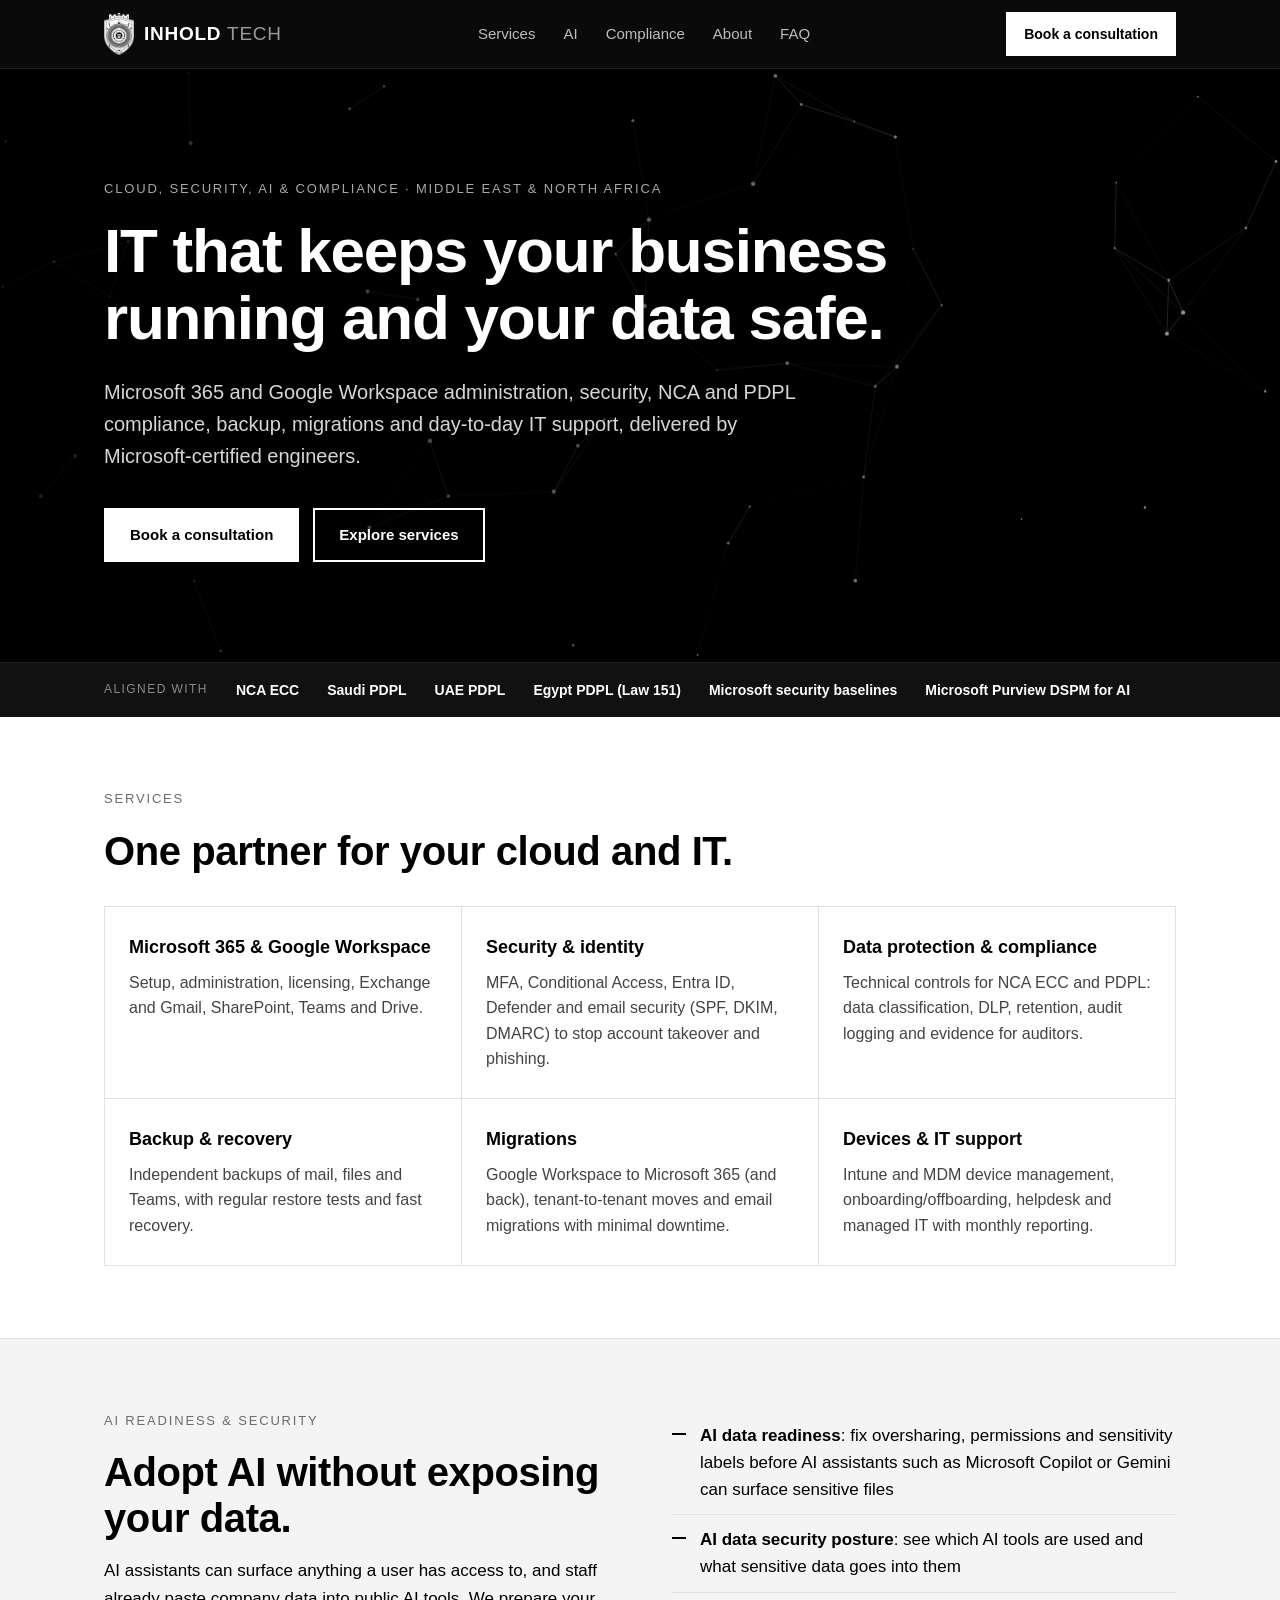
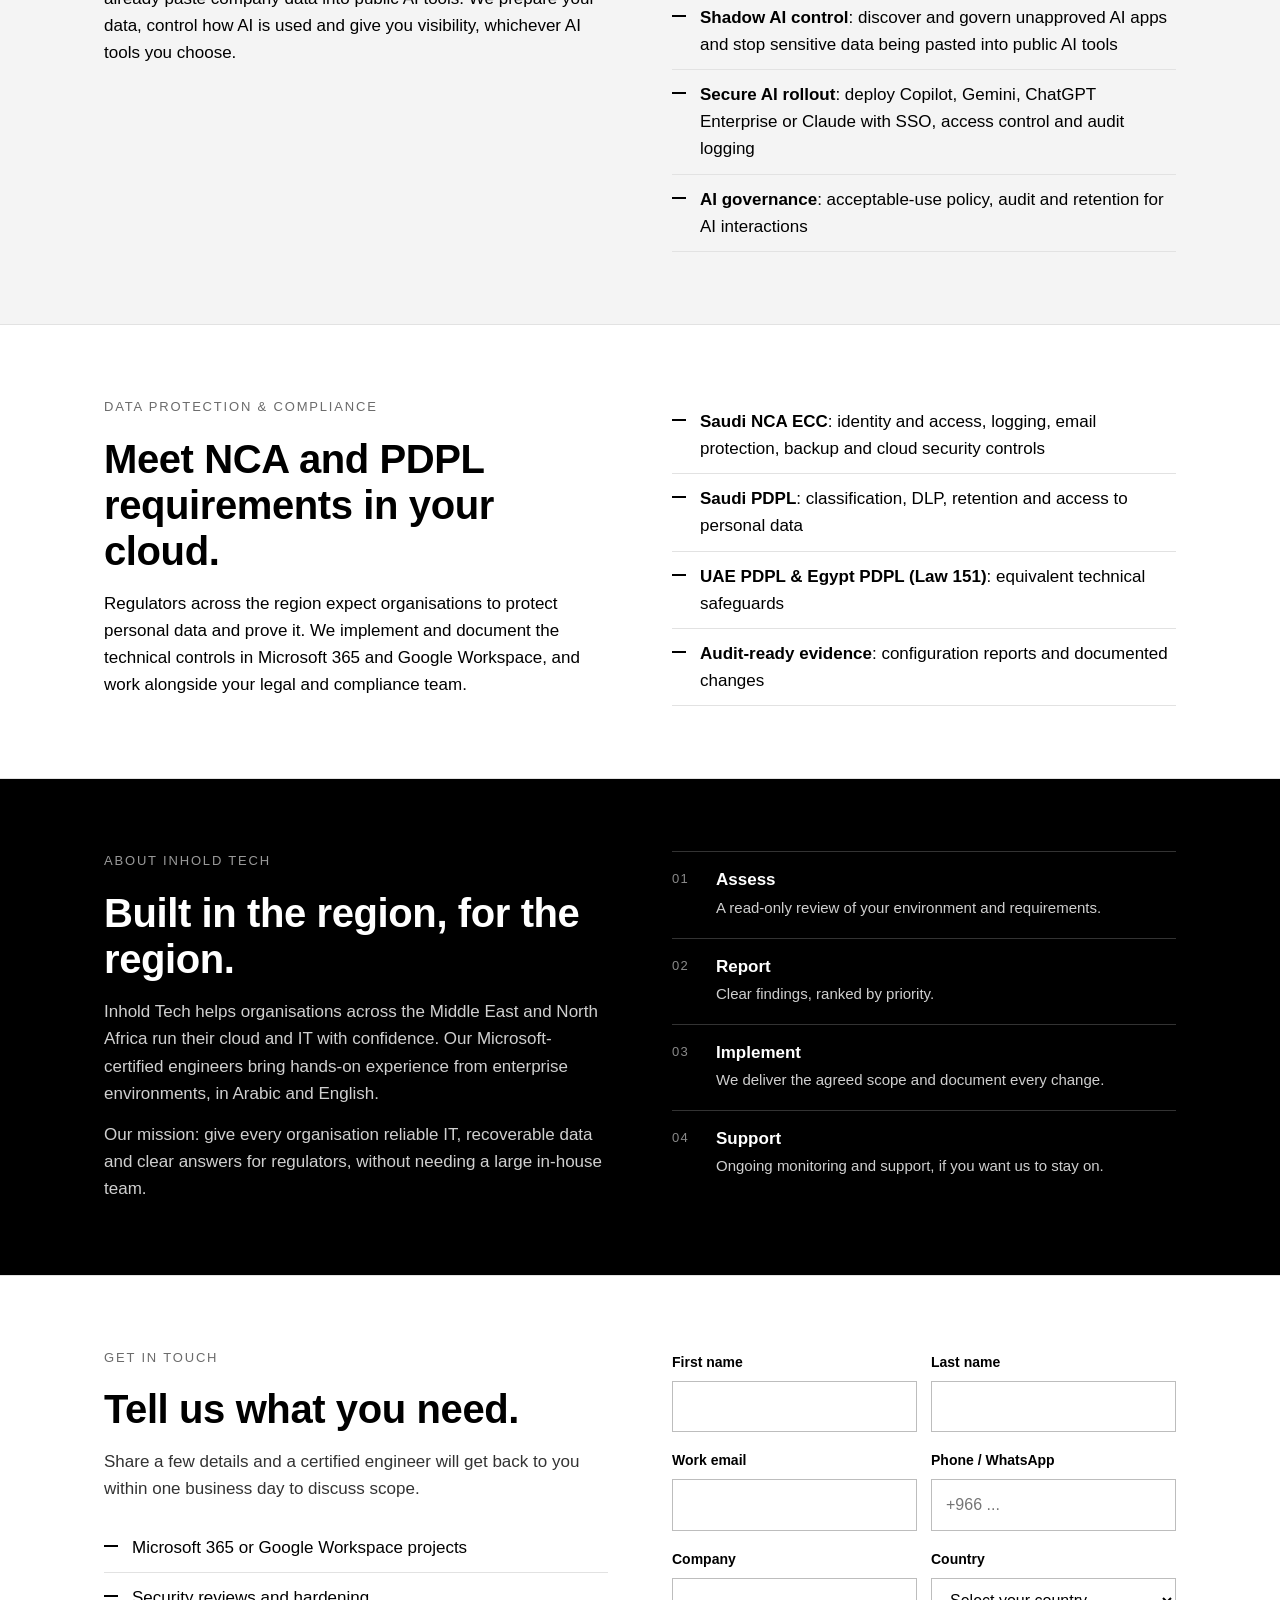
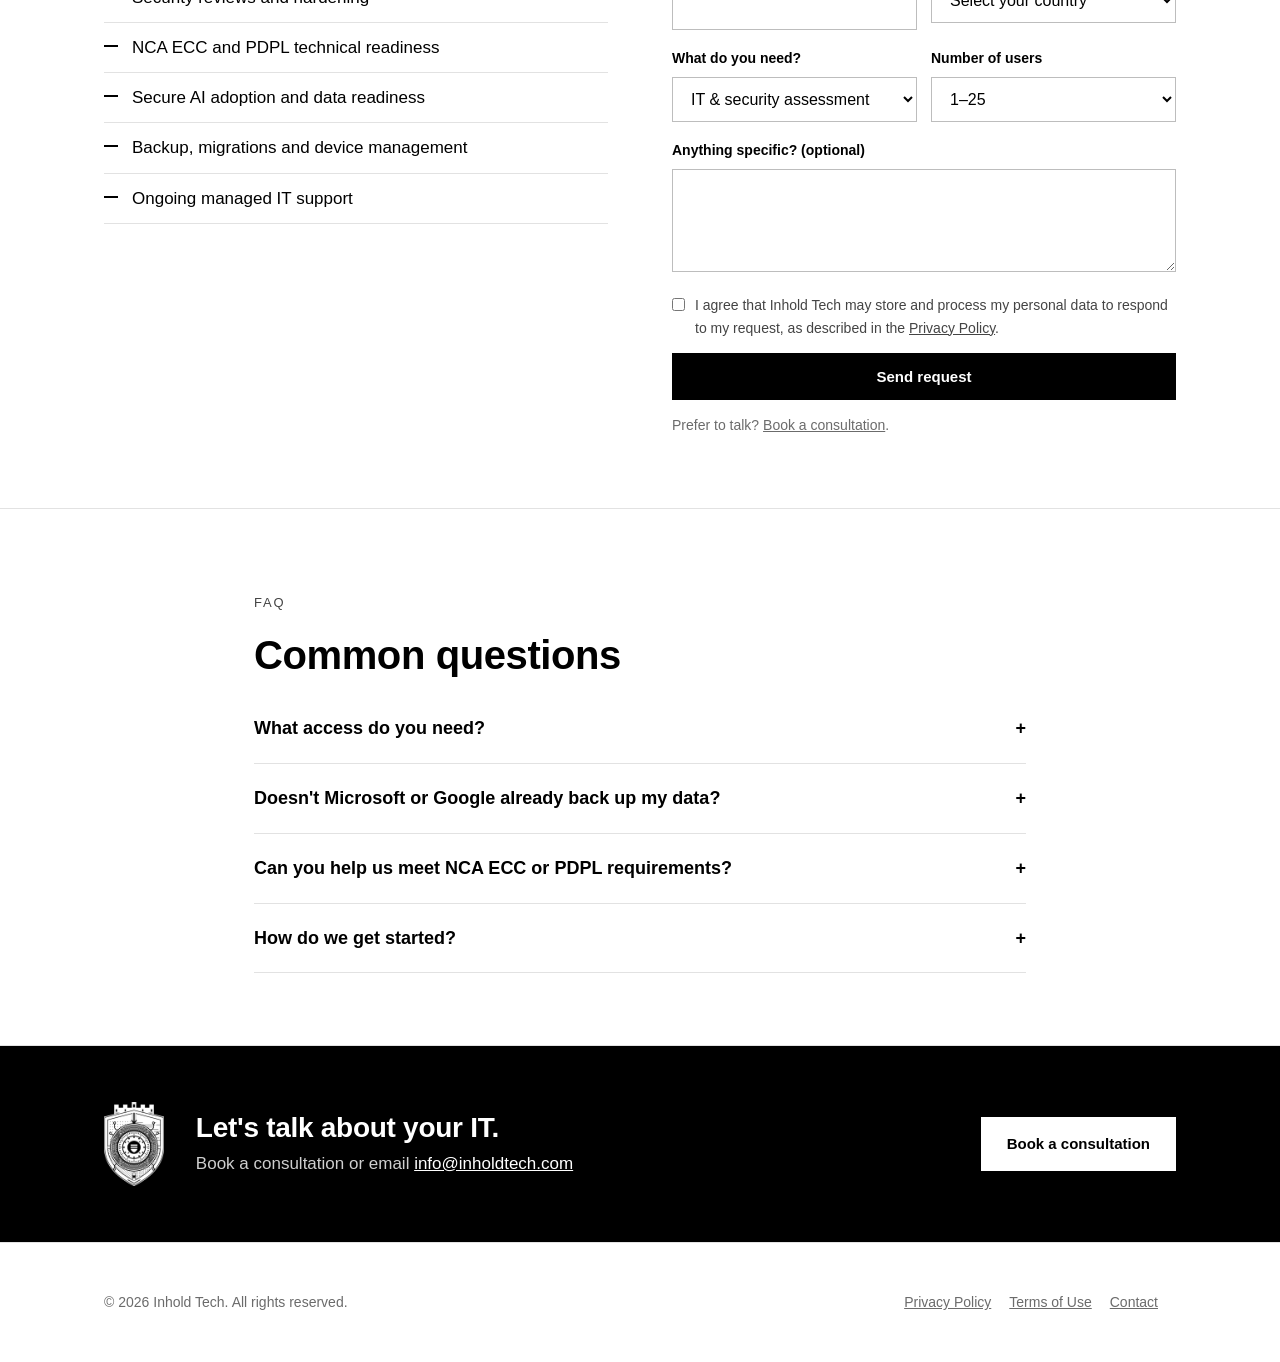
<file: index.html>
<!DOCTYPE html>
<html lang="en">
<head>
<meta charset="utf-8">
<meta name="viewport" content="width=device-width, initial-scale=1">
<title>Inhold Tech | IT, Cloud, Security &amp; Compliance Services for MENA</title>
<meta name="description" content="Inhold Tech delivers Microsoft 365 and Google Workspace administration, security, NCA and PDPL compliance, backup, migrations and IT support for organisations across the Middle East and North Africa.">
<meta property="og:title" content="Inhold Tech | IT, cloud, security and compliance">
<meta property="og:description" content="Microsoft 365 and Google Workspace administration, security, NCA and PDPL compliance, backup, migrations and IT support across MENA.">
<meta property="og:type" content="website">
<meta property="og:url" content="https://inholdtech.com/">
<meta property="og:image" content="https://inholdtech.com/inholdtech-lockup-dark.jpg">
<link rel="icon" href="favicon.png" type="image/png">
<link rel="apple-touch-icon" href="apple-touch-icon.png">
<link rel="stylesheet" href="styles.css">
<!-- Meta Pixel (dataset "Inhold Tech website") -->
<script>
!function(f,b,e,v,n,t,s)
{if(f.fbq)return;n=f.fbq=function(){n.callMethod?
n.callMethod.apply(n,arguments):n.queue.push(arguments)};
if(!f._fbq)f._fbq=n;n.push=n;n.loaded=!0;n.version='2.0';
n.queue=[];t=b.createElement(e);t.async=!0;
t.src=v;s=b.getElementsByTagName(e)[0];
s.parentNode.insertBefore(t,s)}(window, document,'script',
'https://connect.facebook.net/en_US/fbevents.js');
fbq('init', '1981705666520304');
fbq('track', 'PageView');
</script>
<noscript><img height="1" width="1" style="display:none" alt="" src="https://www.facebook.com/tr?id=1981705666520304&ev=PageView&noscript=1"></noscript>
<!-- End Meta Pixel -->
<!-- GOOGLE ANALYTICS (GA4): paste the gtag.js snippet here -->
</head>
<body>

<header>
  <div class="wrap nav">
    <a class="brand" href="#top"><img src="crest-white.png" alt="Inhold Tech crest"><span class="wm"><b>INHOLD</b> <span>TECH</span></span></a>
    <ul>
      <li><a href="#services">Services</a></li>
      <li><a href="#ai">AI</a></li>
      <li><a href="#compliance">Compliance</a></li>
      <li><a href="#about">About</a></li>
      <li><a href="#faq">FAQ</a></li>
    </ul>
    <a class="btn sm js-book" href="#contact">Book a consultation</a>
  </div>
</header>

<main id="top">

<section class="hero">
  <canvas id="net" aria-hidden="true"></canvas>
  <!-- Optional background video: upload a file named hero.mp4 to the repo. If it is missing, the animated network shows instead. -->
  <video id="heroVideo" autoplay muted loop playsinline preload="auto" aria-hidden="true"><source src="hero.mp4" type="video/mp4"></video>
  <div class="wrap hero-inner">
    <p class="eyebrow">Cloud, security, AI &amp; compliance · Middle East &amp; North Africa</p>
    <h1>IT that keeps your business running and your data safe.</h1>
    <p class="lead">Microsoft 365 and Google Workspace administration, security, NCA and PDPL compliance, backup, migrations and day-to-day IT support, delivered by Microsoft-certified engineers.</p>
    <div class="actions">
      <a class="btn js-book" href="#contact">Book a consultation</a>
      <a class="btn ghost" href="#services">Explore services</a>
    </div>
  </div>
</section>

<div class="strip"><div class="wrap"><span>Aligned with</span><b>NCA ECC</b><b>Saudi PDPL</b><b>UAE PDPL</b><b>Egypt PDPL (Law 151)</b><b>Microsoft security baselines</b><b>Microsoft Purview DSPM for AI</b></div></div>

<section id="services">
  <div class="wrap">
    <p class="eyebrow">Services</p>
    <h2>One partner for your cloud and IT.</h2>
    <div class="grid g3">
      <div class="card"><h3>Microsoft 365 &amp; Google Workspace</h3><p>Setup, administration, licensing, Exchange and Gmail, SharePoint, Teams and Drive.</p></div>
      <div class="card"><h3>Security &amp; identity</h3><p>MFA, Conditional Access, Entra ID, Defender and email security (SPF, DKIM, DMARC) to stop account takeover and phishing.</p></div>
      <div class="card"><h3>Data protection &amp; compliance</h3><p>Technical controls for NCA ECC and PDPL: data classification, DLP, retention, audit logging and evidence for auditors.</p></div>
      <div class="card"><h3>Backup &amp; recovery</h3><p>Independent backups of mail, files and Teams, with regular restore tests and fast recovery.</p></div>
      <div class="card"><h3>Migrations</h3><p>Google Workspace to Microsoft 365 (and back), tenant-to-tenant moves and email migrations with minimal downtime.</p></div>
      <div class="card"><h3>Devices &amp; IT support</h3><p>Intune and MDM device management, onboarding/offboarding, helpdesk and managed IT with monthly reporting.</p></div>
    </div>
  </div>
</section>

<section id="ai" class="soft">
  <div class="wrap two">
    <div>
      <p class="eyebrow">AI readiness &amp; security</p>
      <h2>Adopt AI without exposing your data.</h2>
      <p>AI assistants can surface anything a user has access to, and staff already paste company data into public AI tools. We prepare your data, control how AI is used and give you visibility, whichever AI tools you choose.</p>
    </div>
    <ul class="points">
      <li><b>AI data readiness</b>: fix oversharing, permissions and sensitivity labels before AI assistants such as Microsoft Copilot or Gemini can surface sensitive files</li>
      <li><b>AI data security posture</b>: see which AI tools are used and what sensitive data goes into them</li>
      <li><b>Shadow AI control</b>: discover and govern unapproved AI apps and stop sensitive data being pasted into public AI tools</li>
      <li><b>Secure AI rollout</b>: deploy Copilot, Gemini, ChatGPT Enterprise or Claude with SSO, access control and audit logging</li>
      <li><b>AI governance</b>: acceptable-use policy, audit and retention for AI interactions</li>
    </ul>
  </div>
</section>

<section id="compliance">
  <div class="wrap two">
    <div>
      <p class="eyebrow">Data protection &amp; compliance</p>
      <h2>Meet NCA and PDPL requirements in your cloud.</h2>
      <p>Regulators across the region expect organisations to protect personal data and prove it. We implement and document the technical controls in Microsoft 365 and Google Workspace, and work alongside your legal and compliance team.</p>
    </div>
    <ul class="points">
      <li><b>Saudi NCA ECC</b>: identity and access, logging, email protection, backup and cloud security controls</li>
      <li><b>Saudi PDPL</b>: classification, DLP, retention and access to personal data</li>
      <li><b>UAE PDPL &amp; Egypt PDPL (Law 151)</b>: equivalent technical safeguards</li>
      <li><b>Audit-ready evidence</b>: configuration reports and documented changes</li>
    </ul>
  </div>
</section>

<section id="about" class="dark">
  <div class="wrap two">
    <div>
      <p class="eyebrow">About Inhold Tech</p>
      <h2>Built in the region, for the region.</h2>
      <p>Inhold Tech helps organisations across the Middle East and North Africa run their cloud and IT with confidence. Our Microsoft-certified engineers bring hands-on experience from enterprise environments, in Arabic and English.</p>
      <p style="margin-top:14px">Our mission: give every organisation reliable IT, recoverable data and clear answers for regulators, without needing a large in-house team.</p>
    </div>
    <ol class="steps-list">
      <li><b>Assess</b><span>A read-only review of your environment and requirements.</span></li>
      <li><b>Report</b><span>Clear findings, ranked by priority.</span></li>
      <li><b>Implement</b><span>We deliver the agreed scope and document every change.</span></li>
      <li><b>Support</b><span>Ongoing monitoring and support, if you want us to stay on.</span></li>
    </ol>
  </div>
</section>

<section id="contact">
  <div class="wrap two">
    <div>
      <p class="eyebrow">Get in touch</p>
      <h2>Tell us what you need.</h2>
      <p class="section-intro" style="margin-bottom:20px">Share a few details and a certified engineer will get back to you within one business day to discuss scope.</p>
      <ul class="points">
        <li>Microsoft 365 or Google Workspace projects</li>
        <li>Security reviews and hardening</li>
        <li>NCA ECC and PDPL technical readiness</li>
        <li>Secure AI adoption and data readiness</li>
        <li>Backup, migrations and device management</li>
        <li>Ongoing managed IT support</li>
      </ul>
    </div>
    <div>
      <form id="leadForm" novalidate>
        <div class="row2">
          <div><label for="fn">First name</label><input id="fn" name="firstname" required autocomplete="given-name"></div>
          <div><label for="ln">Last name</label><input id="ln" name="lastname" required autocomplete="family-name"></div>
        </div>
        <div class="row2">
          <div><label for="em">Work email</label><input id="em" name="email" type="email" required autocomplete="email"></div>
          <div><label for="ph">Phone / WhatsApp</label><input id="ph" name="phone" type="tel" autocomplete="tel" placeholder="+966 ..."></div>
        </div>
        <div class="row2">
          <div><label for="co">Company</label><input id="co" name="company" required autocomplete="organization"></div>
          <div><label for="ct">Country</label>
            <select id="ct" name="country"><option value="" selected disabled>Select your country</option><option>Afghanistan</option><option>Åland Islands</option><option>Albania</option><option>Algeria</option><option>American Samoa</option><option>Andorra</option><option>Angola</option><option>Anguilla</option><option>Antarctica</option><option>Antigua and Barbuda</option><option>Argentina</option><option>Armenia</option><option>Aruba</option><option>Australia</option><option>Austria</option><option>Azerbaijan</option><option>Bahamas</option><option>Bahrain</option><option>Bangladesh</option><option>Barbados</option><option>Belarus</option><option>Belgium</option><option>Belize</option><option>Benin</option><option>Bermuda</option><option>Bhutan</option><option>Bolivia</option><option>Bonaire, Sint Eustatius and Saba</option><option>Bosnia and Herzegovina</option><option>Botswana</option><option>Bouvet Island</option><option>Brazil</option><option>British Indian Ocean Territory</option><option>Brunei</option><option>Bulgaria</option><option>Burkina Faso</option><option>Burundi</option><option>Cabo Verde</option><option>Cambodia</option><option>Cameroon</option><option>Canada</option><option>Cayman Islands</option><option>Central African Republic</option><option>Chad</option><option>Chile</option><option>China</option><option>Christmas Island</option><option>Cocos (Keeling) Islands</option><option>Colombia</option><option>Comoros</option><option>Congo (DRC)</option><option>Congo (Republic)</option><option>Cook Islands</option><option>Costa Rica</option><option>Croatia</option><option>Cuba</option><option>Curaçao</option><option>Cyprus</option><option>Czechia</option><option>Côte d&#x27;Ivoire</option><option>Denmark</option><option>Djibouti</option><option>Dominica</option><option>Dominican Republic</option><option>Ecuador</option><option>Egypt</option><option>El Salvador</option><option>Equatorial Guinea</option><option>Eritrea</option><option>Estonia</option><option>Eswatini</option><option>Ethiopia</option><option>Falkland Islands (Malvinas)</option><option>Faroe Islands</option><option>Fiji</option><option>Finland</option><option>France</option><option>French Guiana</option><option>French Polynesia</option><option>French Southern Territories</option><option>Gabon</option><option>Gambia</option><option>Georgia</option><option>Germany</option><option>Ghana</option><option>Gibraltar</option><option>Greece</option><option>Greenland</option><option>Grenada</option><option>Guadeloupe</option><option>Guam</option><option>Guatemala</option><option>Guernsey</option><option>Guinea</option><option>Guinea-Bissau</option><option>Guyana</option><option>Haiti</option><option>Heard Island and McDonald Islands</option><option>Honduras</option><option>Hong Kong</option><option>Hungary</option><option>Iceland</option><option>India</option><option>Indonesia</option><option>Iran</option><option>Iraq</option><option>Ireland</option><option>Isle of Man</option><option>Israel</option><option>Italy</option><option>Jamaica</option><option>Japan</option><option>Jersey</option><option>Jordan</option><option>Kazakhstan</option><option>Kenya</option><option>Kiribati</option><option>Kuwait</option><option>Kyrgyzstan</option><option>Laos</option><option>Latvia</option><option>Lebanon</option><option>Lesotho</option><option>Liberia</option><option>Libya</option><option>Liechtenstein</option><option>Lithuania</option><option>Luxembourg</option><option>Macao</option><option>Madagascar</option><option>Malawi</option><option>Malaysia</option><option>Maldives</option><option>Mali</option><option>Malta</option><option>Marshall Islands</option><option>Martinique</option><option>Mauritania</option><option>Mauritius</option><option>Mayotte</option><option>Mexico</option><option>Micronesia</option><option>Moldova</option><option>Monaco</option><option>Mongolia</option><option>Montenegro</option><option>Montserrat</option><option>Morocco</option><option>Mozambique</option><option>Myanmar</option><option>Namibia</option><option>Nauru</option><option>Nepal</option><option>Netherlands</option><option>New Caledonia</option><option>New Zealand</option><option>Nicaragua</option><option>Niger</option><option>Nigeria</option><option>Niue</option><option>Norfolk Island</option><option>North Korea</option><option>North Macedonia</option><option>Northern Mariana Islands</option><option>Norway</option><option>Oman</option><option>Pakistan</option><option>Palau</option><option>Palestine</option><option>Panama</option><option>Papua New Guinea</option><option>Paraguay</option><option>Peru</option><option>Philippines</option><option>Pitcairn</option><option>Poland</option><option>Portugal</option><option>Puerto Rico</option><option>Qatar</option><option>Romania</option><option>Russia</option><option>Rwanda</option><option>Réunion</option><option>Saint Barthélemy</option><option>Saint Helena, Ascension and Tristan da Cunha</option><option>Saint Kitts and Nevis</option><option>Saint Lucia</option><option>Saint Martin (French part)</option><option>Saint Pierre and Miquelon</option><option>Saint Vincent and the Grenadines</option><option>Samoa</option><option>San Marino</option><option>Sao Tome and Principe</option><option>Saudi Arabia</option><option>Senegal</option><option>Serbia</option><option>Seychelles</option><option>Sierra Leone</option><option>Singapore</option><option>Sint Maarten (Dutch part)</option><option>Slovakia</option><option>Slovenia</option><option>Solomon Islands</option><option>Somalia</option><option>South Africa</option><option>South Georgia and the South Sandwich Islands</option><option>South Korea</option><option>South Sudan</option><option>Spain</option><option>Sri Lanka</option><option>Sudan</option><option>Suriname</option><option>Svalbard and Jan Mayen</option><option>Sweden</option><option>Switzerland</option><option>Syria</option><option>Taiwan</option><option>Tajikistan</option><option>Tanzania</option><option>Thailand</option><option>Timor-Leste</option><option>Togo</option><option>Tokelau</option><option>Tonga</option><option>Trinidad and Tobago</option><option>Tunisia</option><option>Turkmenistan</option><option>Turks and Caicos Islands</option><option>Tuvalu</option><option>Türkiye</option><option>Uganda</option><option>Ukraine</option><option>United Arab Emirates</option><option>United Kingdom</option><option>United States</option><option>United States Minor Outlying Islands</option><option>Uruguay</option><option>Uzbekistan</option><option>Vanuatu</option><option>Vatican City</option><option>Venezuela</option><option>Vietnam</option><option>Virgin Islands, British</option><option>Virgin Islands, U.S.</option><option>Wallis and Futuna</option><option>Western Sahara</option><option>Yemen</option><option>Zambia</option><option>Zimbabwe</option></select></div>
        </div>
        <div class="row2">
          <div><label for="nd">What do you need?</label>
            <select id="nd" name="need"><option>IT &amp; security assessment</option><option>Microsoft 365 / Google Workspace admin</option><option>Security &amp; identity</option><option>NCA / PDPL compliance</option><option>AI readiness &amp; security</option><option>Backup &amp; recovery</option><option>Migration</option><option>Device management</option><option>Ongoing IT support</option><option>Other</option></select></div>
          <div><label for="us">Number of users</label>
            <select id="us" name="users"><option>1–25</option><option>26–100</option><option>101–500</option><option>500+</option></select></div>
        </div>
        <div><label for="msg">Anything specific? (optional)</label><textarea id="msg" name="message" rows="3"></textarea></div>
        <label class="consent"><input type="checkbox" id="consent" required><span>I agree that Inhold Tech may store and process my personal data to respond to my request, as described in the <a href="privacy.html">Privacy Policy</a>.</span></label>
        <input type="text" name="website" id="hp" tabindex="-1" autocomplete="off" style="position:absolute;left:-9999px" aria-hidden="true">
        <button class="btn" type="submit" id="leadBtn">Send request</button>
        <p class="small" id="formNote" role="status">Prefer to talk? <a class="js-book" href="#contact">Book a consultation</a>.</p>
      </form>
    </div>
  </div>
</section>

<section id="faq" class="faq">
  <div class="wrap" style="max-width:820px">
    <p class="eyebrow">FAQ</p>
    <h2>Common questions</h2>
        <details><summary>What access do you need?</summary><p>Reviews start with read-only access granted by your administrator. We don't change anything without your written approval, and access is removed when the work ends.</p></details>
    <details><summary>Doesn't Microsoft or Google already back up my data?</summary><p>They keep the service running. Recovering from deletion, ransomware or a departed employee is your responsibility, and built-in retention has limits. An independent backup gives you a copy outside the tenant.</p></details>
    <details><summary>Can you help us meet NCA ECC or PDPL requirements?</summary><p>Yes. We implement and document the technical controls in Microsoft 365 and Google Workspace, such as access control, logging, data classification, DLP, retention and backup, and provide evidence for audits. Legal interpretation stays with your legal or compliance advisers, and we work alongside them.</p></details>
    <details><summary>How do we get started?</summary><p>Book a consultation. We discuss your environment and goals, agree the scope, then begin with a read-only review so recommendations are based on your actual configuration.</p></details>
  </div>
</section>

<section class="dark cta">
  <div class="wrap">
    <img src="crest-white.png" alt="" class="cta-crest">
    <div>
      <h2>Let's talk about your IT.</h2>
      <p>Book a consultation or email <a class="js-mail" href="mailto:info@inholdtech.com">info@inholdtech.com</a></p>
    </div>
    <div class="actions">
      <a class="btn js-book" href="#contact">Book a consultation</a>
      <a class="btn js-wa" href="#">WhatsApp</a>
    </div>
  </div>
</section>

</main>

<footer>
  <div class="wrap foot">
    <div>© <span id="yr"></span> Inhold Tech. All rights reserved.</div>
    <div><a href="privacy.html">Privacy Policy</a><a href="terms.html">Terms of Use</a><a class="js-mail" href="mailto:info@inholdtech.com">Contact</a></div>
  </div>
</footer>

<a class="wa js-wa" href="#">WhatsApp</a>

<script>
/* ===== EDIT THESE THREE VALUES ===== */
var CONFIG = {
  email: "info@inholdtech.com",
  whatsapp: "",          // international format, digits only, e.g. "201001234567"
  booking: "https://meetings-eu1.hubspot.com/inhold"   // HubSpot Meetings page (creates contacts)
};
/* =================================== */
document.getElementById('yr').textContent = new Date().getFullYear();
document.querySelectorAll('.js-mail').forEach(function(a){a.href='mailto:'+CONFIG.email;if(a.textContent.indexOf('@')>-1)a.textContent=CONFIG.email;});
var waText = encodeURIComponent("Hello Inhold Tech, I'd like to know more about your services.");
document.querySelectorAll('.js-wa').forEach(function(a){
  if(CONFIG.whatsapp){a.href='https://wa.me/'+CONFIG.whatsapp+'?text='+waText;a.target='_blank';a.rel='noopener';}
  else{a.style.display='none';}
});
document.querySelectorAll('.js-book').forEach(function(a){
  if(CONFIG.booking){a.href=CONFIG.booking;a.target='_blank';a.rel='noopener';}
});


/* Lead form -> HubSpot (form 36c48a53..., EU data centre) */
(function(){
  var f=document.getElementById('leadForm'); if(!f) return;
  var note=document.getElementById('formNote'), btn=document.getElementById('leadBtn');
  var URL='https://api-eu1.hsforms.com/submissions/v3/integration/submit/149771959/36c48a53-057d-4d5a-b6fd-26a2a5cd9d84';
  function cookie(n){var m=document.cookie.match('(^|;)\\s*'+n+'=([^;]+)');return m?m[2]:undefined;}
  f.addEventListener('submit',function(e){
    e.preventDefault();
    if(f.website.value) return; /* spam trap */
    if(!f.firstname.value.trim()||!f.lastname.value.trim()||!f.company.value.trim()||!/^[^@\s]+@[^@\s]+\.[^@\s]+$/.test(f.email.value)){note.textContent='Please fill in your name, a valid work email and your company.';return;}
    if(!document.getElementById('consent').checked){note.textContent='Please tick the consent box so we can contact you.';return;}
    var details='Need: '+f.need.value+'\nUsers: '+f.users.value+'\nCountry: '+(f.country.value||'Not specified')+(f.message.value.trim()?'\n\n'+f.message.value.trim():'');
    var ctx={pageUri:location.href,pageName:document.title}; var hutk=cookie('hubspotutk'); if(hutk) ctx.hutk=hutk;
    var body={fields:[
      {name:'firstname',value:f.firstname.value.trim()},{name:'lastname',value:f.lastname.value.trim()},
      {name:'email',value:f.email.value.trim()},{name:'phone',value:f.phone.value.trim()},
      {name:'company',value:f.company.value.trim()},{name:'message',value:details}],
      context:ctx,
      legalConsentOptions:{consent:{consentToProcess:true,text:'I agree that Inhold Tech may store and process my personal data to respond to my request, as described in the Privacy Policy.'}}};
    btn.disabled=true; btn.textContent='Sending...';
    fetch(URL,{method:'POST',headers:{'Content-Type':'application/json'},body:JSON.stringify(body)})
      .then(function(r){ if(!r.ok) throw new Error(r.status); 
        f.innerHTML='<h3>Thank you, we have your request.</h3><p class="small" style="margin-top:8px">An engineer will contact you within one business day. Want to pick a time now? <a href="'+CONFIG.booking+'" target="_blank" rel="noopener">Book a consultation</a>.</p>';
        if(window.fbq){fbq('track','Lead');} })
      .catch(function(){ btn.disabled=false; btn.textContent='Send request';
        note.innerHTML='Sorry, something went wrong. Please email us at <a href="mailto:'+CONFIG.email+'">'+CONFIG.email+'</a>.'; });
  });
})();

/* Meta Pixel extra events: form seen, booking/email/WhatsApp clicks */
(function(){
  if(!window.fbq) return;
  var form=document.getElementById('leadForm'), seen=false;
  if(form && 'IntersectionObserver' in window){
    new IntersectionObserver(function(es,o){es.forEach(function(e){
      if(e.isIntersecting && !seen){seen=true; fbq('track','ViewContent',{content_name:'Contact form'}); o.disconnect();}
    });},{threshold:0.4}).observe(form);
  }
  document.querySelectorAll('.js-book').forEach(function(a){a.addEventListener('click',function(){fbq('track','Schedule');});});
  document.querySelectorAll('.js-mail,.js-wa').forEach(function(a){a.addEventListener('click',function(){fbq('track','Contact');});});
})();

/* Hero video: show only if hero.mp4 loads */
(function(){var v=document.getElementById('heroVideo'); if(!v) return;
  var reduce=window.matchMedia&&window.matchMedia('(prefers-reduced-motion: reduce)').matches;
  if(reduce){v.remove();return;}
  v.addEventListener('loadeddata',function(){v.classList.add('on');var c=document.getElementById('net');if(c)c.style.opacity='0';});
  var src=v.querySelector('source'); if(src) src.addEventListener('error',function(){v.remove();});
})();
/* Animated network background (original, no external assets) */
(function(){
  var c=document.getElementById('net'); if(!c||!c.getContext) return;
  var x=c.getContext('2d'), pts=[], W, H, dpr=Math.min(window.devicePixelRatio||1,2);
  var still=window.matchMedia&&window.matchMedia('(prefers-reduced-motion: reduce)').matches;
  function size(){
    var r=c.parentElement.getBoundingClientRect(); W=r.width; H=r.height;
    c.width=W*dpr; c.height=H*dpr; x.setTransform(dpr,0,0,dpr,0,0);
    var n=Math.round(Math.min(90,Math.max(30,W*H/14000))); pts=[];
    for(var i=0;i<n;i++) pts.push({x:Math.random()*W,y:Math.random()*H,vx:(Math.random()-.5)*.35,vy:(Math.random()-.5)*.35,r:Math.random()*1.6+.6});
  }
  function frame(){
    x.clearRect(0,0,W,H);
    for(var i=0;i<pts.length;i++){var p=pts[i];
      if(!still){p.x+=p.vx;p.y+=p.vy; if(p.x<0||p.x>W)p.vx*=-1; if(p.y<0||p.y>H)p.vy*=-1;}
      for(var j=i+1;j<pts.length;j++){var q=pts[j],dx=p.x-q.x,dy=p.y-q.y,d=dx*dx+dy*dy;
        if(d<16000){x.strokeStyle='rgba(255,255,255,'+(0.22*(1-d/16000))+')';x.lineWidth=1;x.beginPath();x.moveTo(p.x,p.y);x.lineTo(q.x,q.y);x.stroke();}}
      x.fillStyle='rgba(255,255,255,.75)';x.beginPath();x.arc(p.x,p.y,p.r,0,6.283);x.fill();}
    if(!still) requestAnimationFrame(frame);
  }
  size(); frame(); window.addEventListener('resize',function(){size(); if(still) frame();});
})();
</script>
</body>
</html>
</file>
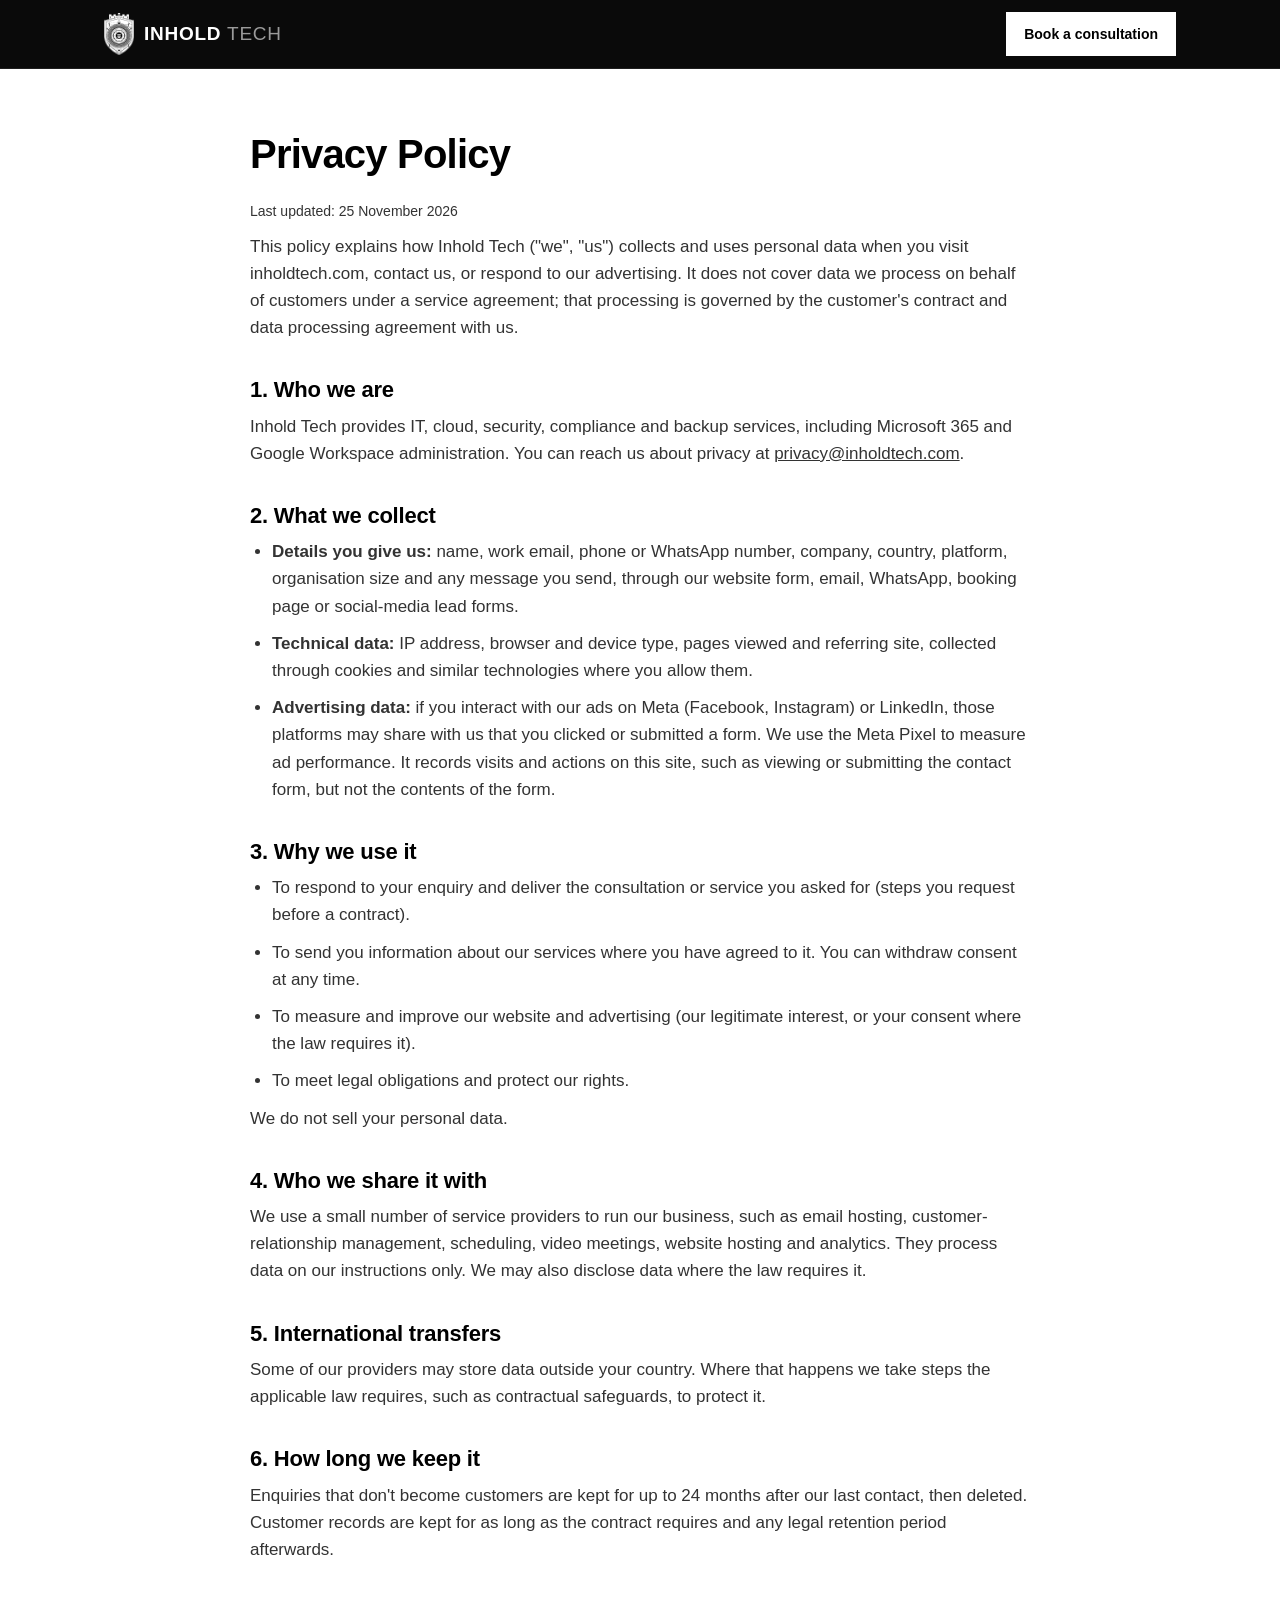
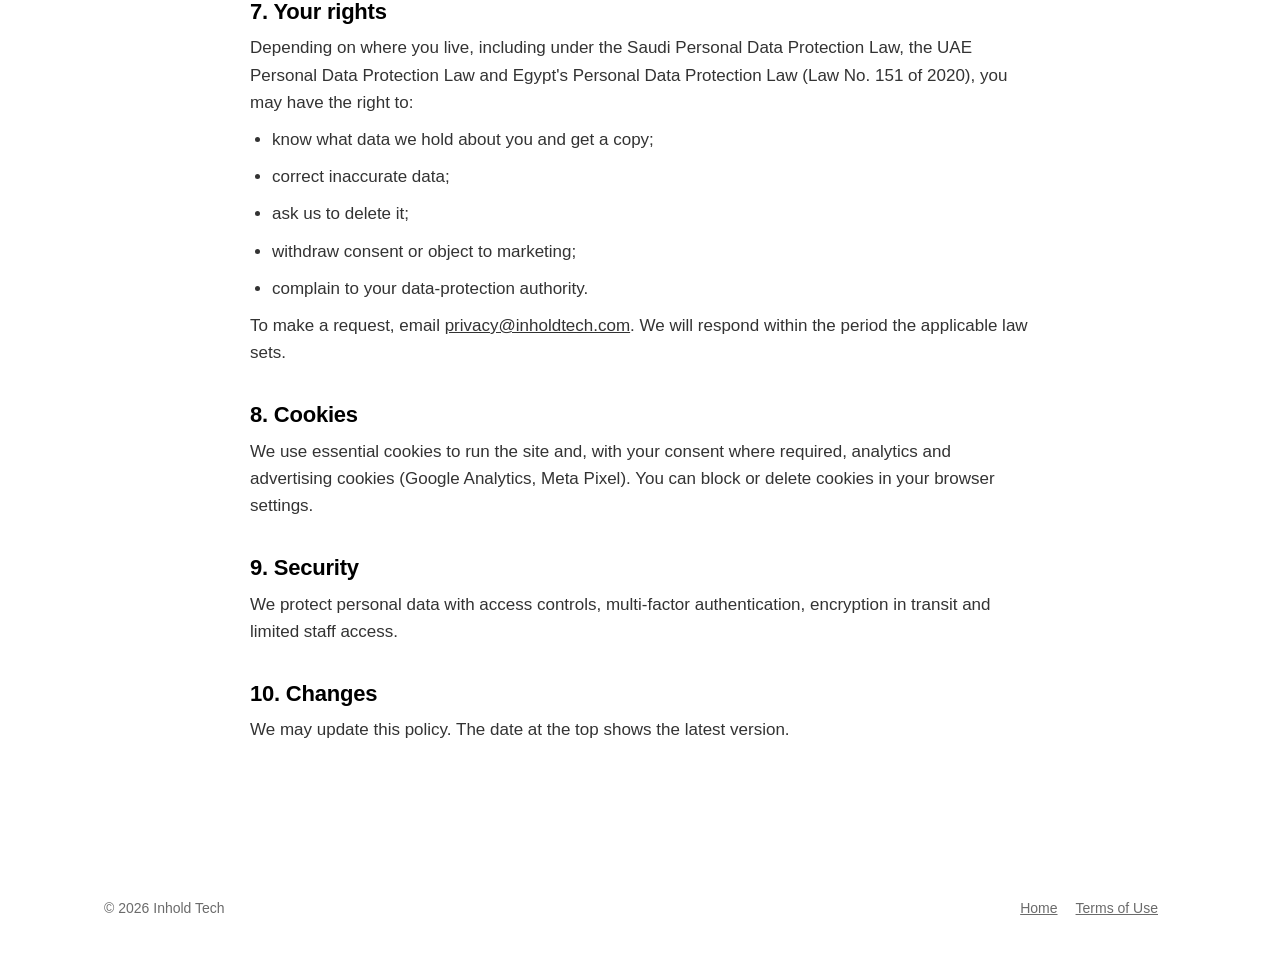
<file: privacy.html>
<!DOCTYPE html>
<html lang="en">
<head>
<meta charset="utf-8">
<meta name="viewport" content="width=device-width, initial-scale=1">
<title>Privacy Policy | Inhold Tech</title>
<link rel="icon" href="favicon.png" type="image/png">
<link rel="apple-touch-icon" href="apple-touch-icon.png">
<link rel="stylesheet" href="styles.css">
</head>
<body>
<header><div class="wrap nav"><a class="brand" href="index.html"><img src="crest-white.png" alt="Inhold Tech crest"><span class="wm"><b>INHOLD</b> <span>TECH</span></span></a><a class="btn sm" href="index.html#contact">Book a consultation</a></div></header>
<main class="wrap legal">
<h1>Privacy Policy</h1>
<p class="small">Last updated: 25 November 2026</p>

<p>This policy explains how Inhold Tech ("we", "us") collects and uses personal data when you visit inholdtech.com, contact us, or respond to our advertising. It does not cover data we process on behalf of customers under a service agreement; that processing is governed by the customer's contract and data processing agreement with us.</p>

<h2>1. Who we are</h2>
<p>Inhold Tech provides IT, cloud, security, compliance and backup services, including Microsoft 365 and Google Workspace administration. You can reach us about privacy at <a href="mailto:privacy@inholdtech.com">privacy@inholdtech.com</a>.</p>

<h2>2. What we collect</h2>
<ul>
<li><strong>Details you give us:</strong> name, work email, phone or WhatsApp number, company, country, platform, organisation size and any message you send, through our website form, email, WhatsApp, booking page or social-media lead forms.</li>
<li><strong>Technical data:</strong> IP address, browser and device type, pages viewed and referring site, collected through cookies and similar technologies where you allow them.</li>
<li><strong>Advertising data:</strong> if you interact with our ads on Meta (Facebook, Instagram) or LinkedIn, those platforms may share with us that you clicked or submitted a form. We use the Meta Pixel to measure ad performance. It records visits and actions on this site, such as viewing or submitting the contact form, but not the contents of the form.</li>
</ul>

<h2>3. Why we use it</h2>
<ul>
<li>To respond to your enquiry and deliver the consultation or service you asked for (steps you request before a contract).</li>
<li>To send you information about our services where you have agreed to it. You can withdraw consent at any time.</li>
<li>To measure and improve our website and advertising (our legitimate interest, or your consent where the law requires it).</li>
<li>To meet legal obligations and protect our rights.</li>
</ul>
<p>We do not sell your personal data.</p>

<h2>4. Who we share it with</h2>
<p>We use a small number of service providers to run our business, such as email hosting, customer-relationship management, scheduling, video meetings, website hosting and analytics. They process data on our instructions only. We may also disclose data where the law requires it.</p>

<h2>5. International transfers</h2>
<p>Some of our providers may store data outside your country. Where that happens we take steps the applicable law requires, such as contractual safeguards, to protect it.</p>

<h2>6. How long we keep it</h2>
<p>Enquiries that don't become customers are kept for up to 24 months after our last contact, then deleted. Customer records are kept for as long as the contract requires and any legal retention period afterwards.</p>

<h2>7. Your rights</h2>
<p>Depending on where you live, including under the Saudi Personal Data Protection Law, the UAE Personal Data Protection Law and Egypt's Personal Data Protection Law (Law No. 151 of 2020), you may have the right to:</p>
<ul>
<li>know what data we hold about you and get a copy;</li>
<li>correct inaccurate data;</li>
<li>ask us to delete it;</li>
<li>withdraw consent or object to marketing;</li>
<li>complain to your data-protection authority.</li>
</ul>
<p>To make a request, email <a href="mailto:privacy@inholdtech.com">privacy@inholdtech.com</a>. We will respond within the period the applicable law sets.</p>

<h2>8. Cookies</h2>
<p>We use essential cookies to run the site and, with your consent where required, analytics and advertising cookies (Google Analytics, Meta Pixel). You can block or delete cookies in your browser settings.</p>

<h2>9. Security</h2>
<p>We protect personal data with access controls, multi-factor authentication, encryption in transit and limited staff access.</p>

<h2>10. Changes</h2>
<p>We may update this policy. The date at the top shows the latest version.</p>
</main>
<footer><div class="wrap foot"><div>© 2026 Inhold Tech</div><div><a href="index.html">Home</a><a href="terms.html">Terms of Use</a></div></div></footer>
</body>
</html>
</file>
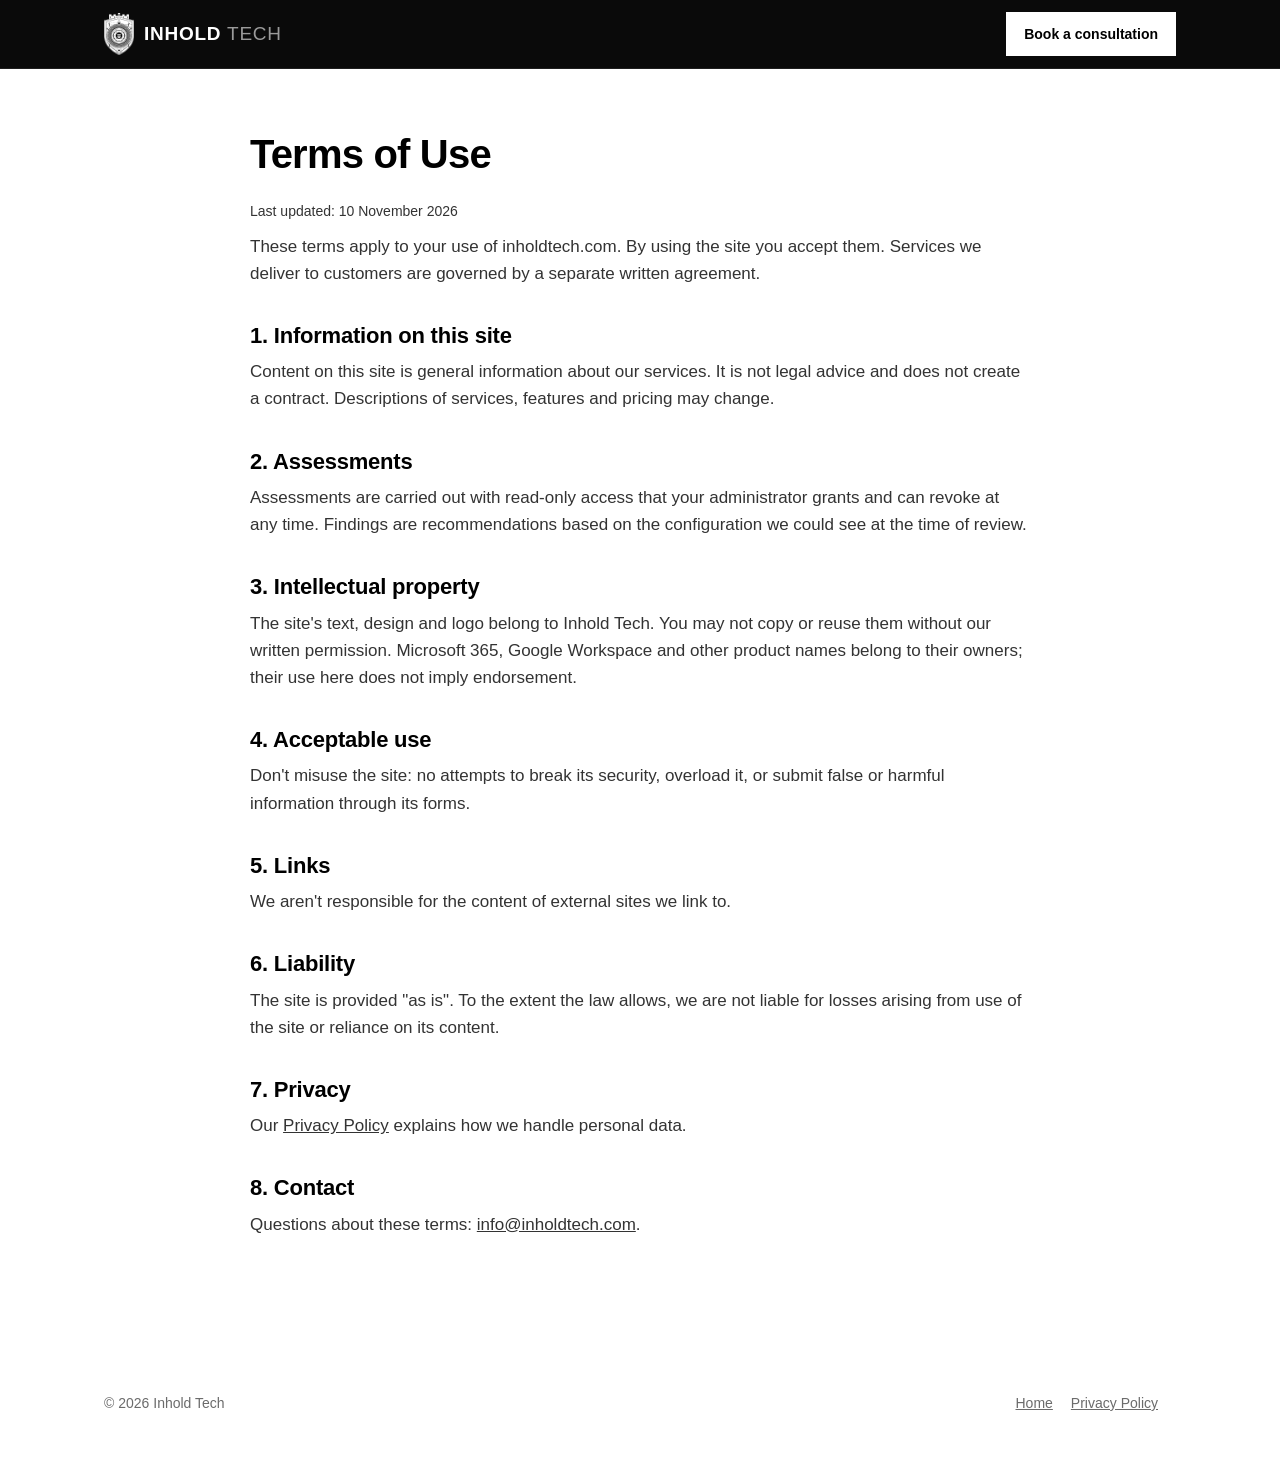
<file: terms.html>
<!DOCTYPE html>
<html lang="en">
<head>
<meta charset="utf-8">
<meta name="viewport" content="width=device-width, initial-scale=1">
<title>Terms of Use | Inhold Tech</title>
<link rel="icon" href="favicon.png" type="image/png">
<link rel="apple-touch-icon" href="apple-touch-icon.png">
<link rel="stylesheet" href="styles.css">
</head>
<body>
<header><div class="wrap nav"><a class="brand" href="index.html"><img src="crest-white.png" alt="Inhold Tech crest"><span class="wm"><b>INHOLD</b> <span>TECH</span></span></a><a class="btn sm" href="index.html#contact">Book a consultation</a></div></header>
<main class="wrap legal">
<h1>Terms of Use</h1>
<p class="small">Last updated: 10 November 2026</p>

<p>These terms apply to your use of inholdtech.com. By using the site you accept them. Services we deliver to customers are governed by a separate written agreement.</p>

<h2>1. Information on this site</h2>
<p>Content on this site is general information about our services. It is not legal advice and does not create a contract. Descriptions of services, features and pricing may change.</p>

<h2>2. Assessments</h2>
<p>Assessments are carried out with read-only access that your administrator grants and can revoke at any time. Findings are recommendations based on the configuration we could see at the time of review.</p>

<h2>3. Intellectual property</h2>
<p>The site's text, design and logo belong to Inhold Tech. You may not copy or reuse them without our written permission. Microsoft 365, Google Workspace and other product names belong to their owners; their use here does not imply endorsement.</p>

<h2>4. Acceptable use</h2>
<p>Don't misuse the site: no attempts to break its security, overload it, or submit false or harmful information through its forms.</p>

<h2>5. Links</h2>
<p>We aren't responsible for the content of external sites we link to.</p>

<h2>6. Liability</h2>
<p>The site is provided "as is". To the extent the law allows, we are not liable for losses arising from use of the site or reliance on its content.</p>

<h2>7. Privacy</h2>
<p>Our <a href="privacy.html">Privacy Policy</a> explains how we handle personal data.</p>

<h2>8. Contact</h2>
<p>Questions about these terms: <a href="mailto:info@inholdtech.com">info@inholdtech.com</a>.</p>
</main>
<footer><div class="wrap foot"><div>© 2026 Inhold Tech</div><div><a href="index.html">Home</a><a href="privacy.html">Privacy Policy</a></div></div></footer>
</body>
</html>
</file>
<file: styles.css>
*{box-sizing:border-box;margin:0;padding:0}
:root{--black:#000;--white:#fff;--grey:#6b6b6b;--line:#e2e2e2;--soft:#f5f5f5;
--font:-apple-system,BlinkMacSystemFont,"Segoe UI",Roboto,"Helvetica Neue",Arial,sans-serif}
html{scroll-behavior:smooth}
body{font-family:var(--font);color:var(--black);background:var(--white);line-height:1.6;font-size:17px}
a{color:inherit}
.wrap{max-width:1120px;margin:0 auto;padding:0 24px}
header{position:sticky;top:0;background:rgba(255,255,255,.96);border-bottom:1px solid var(--line);z-index:10}
.nav{display:flex;align-items:center;justify-content:space-between;height:68px}
.brand{display:flex;align-items:center;gap:10px;text-decoration:none;font-weight:700;letter-spacing:.02em;font-size:19px}
.brand img{height:42px}
.wm{font-weight:400;letter-spacing:.04em}.wm b{font-weight:800}.wm span{color:#8a8a8a}
.nav ul{display:flex;gap:28px;list-style:none;font-size:15px}
.nav ul a{text-decoration:none;color:var(--grey)}
.nav ul a:hover{color:var(--black)}
.btn{display:inline-block;padding:13px 24px;border:2px solid var(--black);background:var(--black);color:var(--white);text-decoration:none;font-weight:600;font-size:15px;cursor:pointer;font-family:inherit}
.btn:hover{background:var(--white);color:var(--black)}
.btn.ghost{background:var(--white);color:var(--black)}
.btn.ghost:hover{background:var(--black);color:var(--white)}
.btn.sm{padding:9px 16px;font-size:14px}
.hero{padding:96px 0 80px;border-bottom:1px solid var(--line)}
.eyebrow{text-transform:uppercase;letter-spacing:.14em;font-size:13px;color:var(--grey);margin-bottom:18px}
h1{font-size:clamp(36px,5.5vw,62px);line-height:1.08;letter-spacing:-.02em;max-width:880px;margin-bottom:24px}
h2{font-size:clamp(28px,3.5vw,40px);line-height:1.15;letter-spacing:-.01em;margin-bottom:16px}
h3{font-size:20px;margin-bottom:8px}
.lead{font-size:20px;color:#333;max-width:700px;margin-bottom:36px}
.actions{display:flex;gap:14px;flex-wrap:wrap}
section{padding:88px 0;border-bottom:1px solid var(--line)}
.section-intro{max-width:680px;color:#333;margin-bottom:48px}
.grid{display:grid;gap:1px;background:var(--line);border:1px solid var(--line)}
.g4{grid-template-columns:repeat(4,1fr)}.g3{grid-template-columns:repeat(3,1fr)}.g2{grid-template-columns:repeat(2,1fr)}
.card{background:var(--white);padding:32px 28px}
.card .num{font-size:13px;color:var(--grey);letter-spacing:.1em;margin-bottom:20px;display:block}
.card p{color:#444;font-size:16px}
.card ul{margin-top:14px;padding-left:18px;color:#444;font-size:15px}
.dark{background:var(--black);color:var(--white)}
.dark .section-intro,.dark p{color:#cfcfcf}
.dark .eyebrow{color:#9a9a9a}
.dark .btn{background:var(--white);color:var(--black);border-color:var(--white)}
.dark .btn:hover{background:var(--black);color:var(--white)}
.steps{display:grid;grid-template-columns:repeat(4,1fr);gap:32px;counter-reset:s}
.step{border-top:2px solid var(--white);padding-top:20px}
.step::before{counter-increment:s;content:"0" counter(s);display:block;font-size:13px;letter-spacing:.1em;color:#9a9a9a;margin-bottom:10px}
.two{display:grid;grid-template-columns:1fr 1fr;gap:64px;align-items:start}
.checklist{list-style:none}
.checklist li{padding:14px 0 14px 34px;border-bottom:1px solid var(--line);position:relative}
.checklist li::before{content:"";position:absolute;left:0;top:20px;width:14px;height:14px;border:2px solid var(--black)}
form{display:grid;gap:14px}
label{font-size:14px;font-weight:600}
input,select,textarea{width:100%;padding:12px 14px;border:1px solid #bdbdbd;font:inherit;font-size:16px;background:var(--white);margin-top:6px}
input:focus,select:focus,textarea:focus{outline:2px solid var(--black);border-color:var(--black)}
.consent{display:flex;gap:10px;align-items:flex-start;font-size:14px;font-weight:400;color:#444}
.consent input{width:auto;margin-top:4px}
.small{font-size:14px;color:var(--grey)}
.contact-list{list-style:none;margin-top:24px}
.contact-list li{padding:12px 0;border-bottom:1px solid var(--line)}
.faq details{border-bottom:1px solid var(--line);padding:20px 0}
.faq summary{cursor:pointer;font-weight:600;font-size:18px;list-style:none}
.faq summary::after{content:"+";float:right}
.faq details[open] summary::after{content:"−"}
.faq p{margin-top:12px;color:#444}
footer{padding:48px 0;font-size:14px;color:var(--grey)}
.foot{display:flex;justify-content:space-between;gap:24px;flex-wrap:wrap}
.foot a{color:var(--grey);margin-right:18px}
.legal{padding:64px 0 96px;max-width:780px}
.legal h1{font-size:40px}
.legal h2{font-size:22px;margin:36px 0 10px}
.legal p,.legal li{color:#333;margin-bottom:10px}
.legal ul{padding-left:22px}
.wa{position:fixed;right:20px;bottom:20px;background:var(--black);color:var(--white);text-decoration:none;padding:12px 18px;font-weight:600;font-size:14px;border:2px solid var(--white);box-shadow:0 4px 16px rgba(0,0,0,.25)}
@media (max-width:900px){.g4,.g3,.steps{grid-template-columns:1fr 1fr}.two{grid-template-columns:1fr;gap:40px}.nav ul{display:none}}
@media (max-width:560px){.g4,.g3,.g2,.steps{grid-template-columns:1fr}.hero{padding:64px 0 56px}section{padding:64px 0}}
/* v2 layout */
.hero{position:relative;overflow:hidden;background:#000;color:#fff;padding:110px 0 100px;border-bottom:0}
.hero canvas{position:absolute;inset:0;width:100%;height:100%}
.hero::after{content:"";position:absolute;inset:0;background:linear-gradient(90deg,rgba(0,0,0,.85) 0%,rgba(0,0,0,.45) 60%,rgba(0,0,0,.2) 100%);pointer-events:none}
.hero-inner{position:relative;z-index:1}
.hero .eyebrow{color:#a8a8a8}
.hero .lead{color:#d6d6d6}
.hero .btn{background:#fff;color:#000;border-color:#fff}
.hero .btn:hover{background:#000;color:#fff}
.hero .btn.ghost{background:transparent;color:#fff;border-color:#fff}
.hero .btn.ghost:hover{background:#fff;color:#000}
section{padding:72px 0}
#services h2{margin-bottom:32px}
.card{padding:26px 24px}
.card h3{font-size:18px}
.note{margin-top:18px}
.steps-list{list-style:none;counter-reset:s;display:grid;gap:18px}
.steps-list li{counter-increment:s;border-top:1px solid #333;padding-top:14px;display:grid;grid-template-columns:44px 1fr;row-gap:2px}
.steps-list li::before{content:"0" counter(s);color:#8a8a8a;font-size:13px;letter-spacing:.1em;grid-row:span 2;padding-top:3px}
.steps-list b{font-size:17px}
.steps-list span{color:#cfcfcf;font-size:15px}
.points{list-style:none}
.points li{padding:11px 0 11px 28px;border-bottom:1px solid var(--line);position:relative}
.points li::before{content:"";position:absolute;left:0;top:22px;width:14px;height:2px;background:var(--black)}
.row2{display:grid;grid-template-columns:1fr 1fr;gap:14px}
.cta{padding:56px 0}
.cta .wrap{display:flex;align-items:center;gap:32px;flex-wrap:wrap}
.cta-crest{height:84px}
.cta h2{font-size:28px;margin-bottom:6px}
.cta .actions{margin-left:auto}
.cta a.js-mail{color:#fff}
@media (max-width:560px){.row2{grid-template-columns:1fr}.cta .actions{margin-left:0}.hero{padding:80px 0 72px}}
/* v3: dark header, compliance, video */
header{background:#0a0a0a;border-bottom:1px solid #1f1f1f}
.brand{color:#fff}
.wm span{color:#9a9a9a}
.nav ul a{color:#bdbdbd}
.nav ul a:hover{color:#fff}
header .btn{background:#fff;color:#000;border-color:#fff}
header .btn:hover{background:#0a0a0a;color:#fff}
#heroVideo{position:absolute;inset:0;width:100%;height:100%;object-fit:cover;opacity:0;transition:opacity .8s}
#heroVideo.on{opacity:.55}
.soft{background:#f4f4f4}
.fw{display:grid;grid-template-columns:1fr 1fr;gap:1px;background:var(--line);border:1px solid var(--line)}
.fw div{background:#fff;padding:18px 20px;display:flex;flex-direction:column}
.fw b{font-size:17px}
.fw span{font-size:14px;color:var(--grey)}
@media (max-width:560px){.fw{grid-template-columns:1fr}}
.strip{background:#111;color:#cfcfcf;border-top:1px solid #222;font-size:14px}
.strip .wrap{display:flex;flex-wrap:wrap;gap:10px 28px;align-items:center;padding-top:16px;padding-bottom:16px}
.strip span{color:#8a8a8a;text-transform:uppercase;letter-spacing:.12em;font-size:12px}
.strip b{font-weight:600;color:#fff}
.points b{font-weight:700}
#heroVideo{filter:grayscale(1) contrast(1.1)}
#net{transition:opacity .8s}
.hs-wrap{background:#fff;border:1px solid var(--line);padding:8px 8px 0;min-height:420px}
</file>
